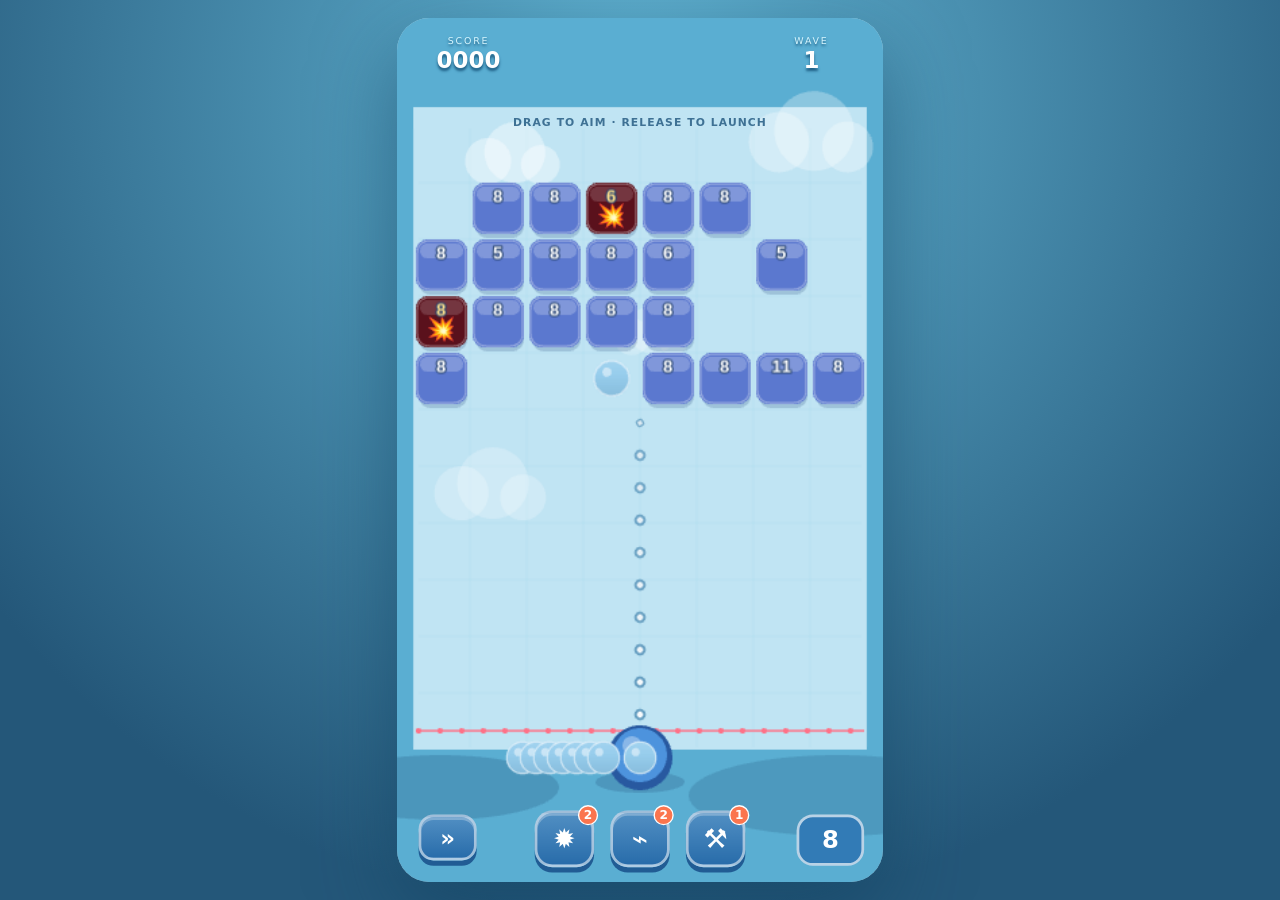
<file: index.html>
<!doctype html>
<html lang="en">
  <head>
    <meta charset="UTF-8" />
    <meta
      name="viewport"
      content="width=device-width, initial-scale=1, viewport-fit=cover, maximum-scale=1, user-scalable=no"
    />
    <meta name="theme-color" content="#71c9ed" />
    <title>Skybound Volley</title>
    <script type="module" crossorigin src="/assets/index-D7ICGQCD.js"></script>
    <link rel="stylesheet" crossorigin href="/assets/index-BmJ0-YUB.css">
  </head>
  <body>
    <main id="app">
      <section id="game-shell" aria-label="Skybound Volley arcade game">
        <div id="pixi-container"></div>
        <div id="game-input" aria-label="Aim and fire area"></div>
        <div id="game-ui">
          <div id="hud" aria-live="polite"></div>
          <div id="speed-control" aria-label="Simulation speed"></div>
          <nav id="powerups" aria-label="Powerups"></nav>
        </div>
      </section>
    </main>
  </body>
</html>
</file>
<file: assets/index-BmJ0-YUB.css>
:root{font-family:Arial Rounded MT Bold,ui-rounded,system-ui,sans-serif;color:#fff;background:#245779}*{box-sizing:border-box;-webkit-tap-highlight-color:transparent}html,body,#app{margin:0;min-height:100%;height:100%;overflow:hidden}body{overscroll-behavior:none;touch-action:none;background:radial-gradient(circle at 50% 10%,#63b6d5,#245779 80%)}#app{display:grid;place-items:center;padding:env(safe-area-inset-top) env(safe-area-inset-right) env(safe-area-inset-bottom) env(safe-area-inset-left)}#game-shell{--game-scale: 1;position:relative;width:360px;height:640px;overflow:hidden;border-radius:min(5vw,24px);box-shadow:0 22px 60px #103f5f8c,inset 0 0 0 2px #ffffff85;transform:scale(var(--game-scale));transform-origin:center center;-webkit-user-select:none;user-select:none;touch-action:none;isolation:isolate}#pixi-container,#pixi-container canvas{position:absolute;top:0;right:0;bottom:0;left:0;width:100%;height:100%}#pixi-container{z-index:0;pointer-events:none}#pixi-container canvas{z-index:0}#game-input{position:absolute;top:0;right:0;bottom:0;left:0;z-index:2;touch-action:none}#game-ui{position:absolute;top:0;right:0;bottom:0;left:0;z-index:10;pointer-events:none}#hud,#powerups,#speed-control{position:absolute;top:0;right:0;bottom:0;left:0;pointer-events:none}#hud{z-index:1}.hud-top{position:absolute;top:13px;left:19px;right:19px;display:flex;justify-content:space-between;text-align:center;text-shadow:0 2px 2px #1e5d83}.hud-top div{min-width:68px}.hud-top small{display:block;font-size:7px;letter-spacing:1.3px;color:#d8f7ff}.hud-top strong{display:block;font-size:17px;line-height:21px}.chain-indicator{position:absolute;right:14px;bottom:12px;z-index:6;display:grid;width:50px;height:38px;place-items:center;border:2px solid #ffffffa8;border-radius:12px;background:#327bb6}.chain-indicator strong{font-size:18px;line-height:1}.game-message{position:absolute;top:73px;width:100%;text-align:center;font-size:8px;letter-spacing:.8px;color:#3e7194;font-weight:800}.game-over{position:absolute;top:0;right:0;bottom:0;left:0;display:grid;align-content:center;justify-items:center;gap:8px;background:#173e66a8;text-align:center}.game-over[hidden]{display:none}.game-over strong{font-size:26px;letter-spacing:2px;text-shadow:0 3px 0 #123554}.game-over span{color:#d9f5ff;font-size:9px;font-weight:800;letter-spacing:1.6px}.score-summary{display:flex;gap:25px;margin-top:4px}.score-summary div{display:grid;gap:2px;min-width:66px}.score-summary small{color:#ccefff;font-size:7px;font-weight:800;letter-spacing:1px}.score-summary b{font-size:18px;line-height:20px;text-shadow:0 2px 0 #123554}.game-over button{pointer-events:auto;margin-top:8px;padding:10px 18px;border:2px solid #ffffff9c;border-radius:12px;background:linear-gradient(#66b6e4,#2d78b4);box-shadow:0 4px #1e5b8e,inset 0 1px #fff6;color:#fff;font:inherit;font-size:11px;font-weight:800;letter-spacing:1px}.game-over button:active{transform:translateY(3px);box-shadow:0 1px #1e5b8e,inset 0 1px #fff6}#powerups{inset:auto 0 11px;z-index:2;display:flex;justify-content:center;gap:12px;pointer-events:auto}#speed-control{inset:auto auto 16px 16px;z-index:4;pointer-events:auto;touch-action:manipulation}.speed-control{width:43px;height:34px;border:2px solid #ffffff8c;border-radius:11px;background:linear-gradient(#518fc3,#286caa);box-shadow:0 4px #215c94,inset 0 2px #fff4;color:#fff;font:inherit;font-weight:800;line-height:1;padding:0}.speed-control span{display:block;font-size:17px;line-height:1}.speed-control b{display:block;font-size:8px}.speed-control.active{background:linear-gradient(#ffc95a,#e98040);box-shadow:0 4px #b85a32,0 0 12px #fff1ad}.powerup{width:44px;height:42px;border:2px solid #ffffff8c;border-radius:13px;background:linear-gradient(#518fc3,#286caa);color:#fff;box-shadow:0 4px #215c94,inset 0 2px #fff4;font:inherit;position:relative;padding:0}.powerup span{font-size:20px;line-height:36px}.powerup b{position:absolute;right:-5px;top:-6px;min-width:15px;height:15px;border-radius:9px;background:#fb754e;border:1px solid #fff;font-size:9px;line-height:13px}.powerup.selected{background:linear-gradient(#ffc95a,#e98040);transform:translateY(-2px);box-shadow:0 6px #b85a32,0 0 13px #fff1ad}.powerup:disabled{opacity:.42}@media(max-width:380px){#game-shell{border-radius:0}}
</file>
